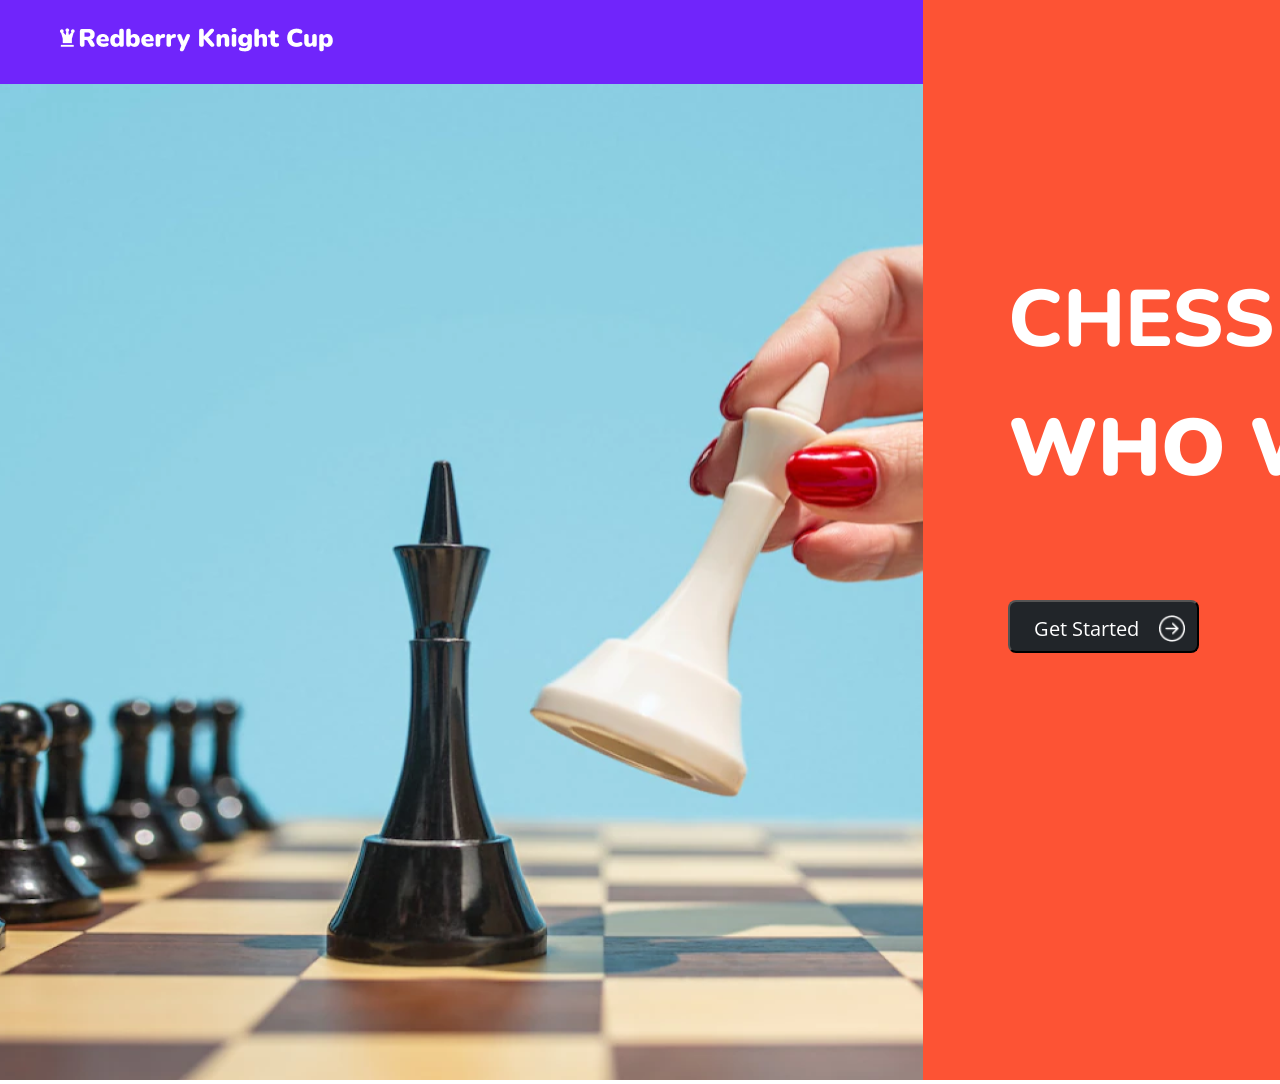
<file: index.html>
<!DOCTYPE html>
<html lang="en">
<head>
   <meta charset="UTF-8">
   <meta http-equiv="X-UA-Compatible" content="IE=edge">
   <meta name="viewport" content="width=device-width, initial-scale=1.0">
   <title>getstarted</title>

   <link rel="stylesheet" href="style.css">
</head>

<body>
    <script src="app.js"></script>
    <div class="container-1">
        <div class="content">
            <div class="rectangle1">
                <div class="logo" style="position:relative; left:60px;">
                    <img src="Img/Vector.png" style="position:relative; bottom:5px;" alt="">
                    <img src="Img/Redberry-Knight-Cup.png" alt="">
                </div>
            </div>
            <div class="img-1">
                <img src="Img/Landing page- scrolling photo.png"  style="width:923px;" alt="">
            </div>
        </div>
                
        <div class="rectangle2">
                <h3 class="p1">chess says</h3>
                <p class="p2">a lot about</p>
                <h1 class="p3">who we are</h1>
            <button  id="1" class="start-btn" onclick="redirection(this)"><div class="get-started">Get Started <img class="icon" src="Img/arrow-icon.png" style="position: relative; left:20px"></div></button>
 
        </div>

    </div>


</body>
</html>
</file>
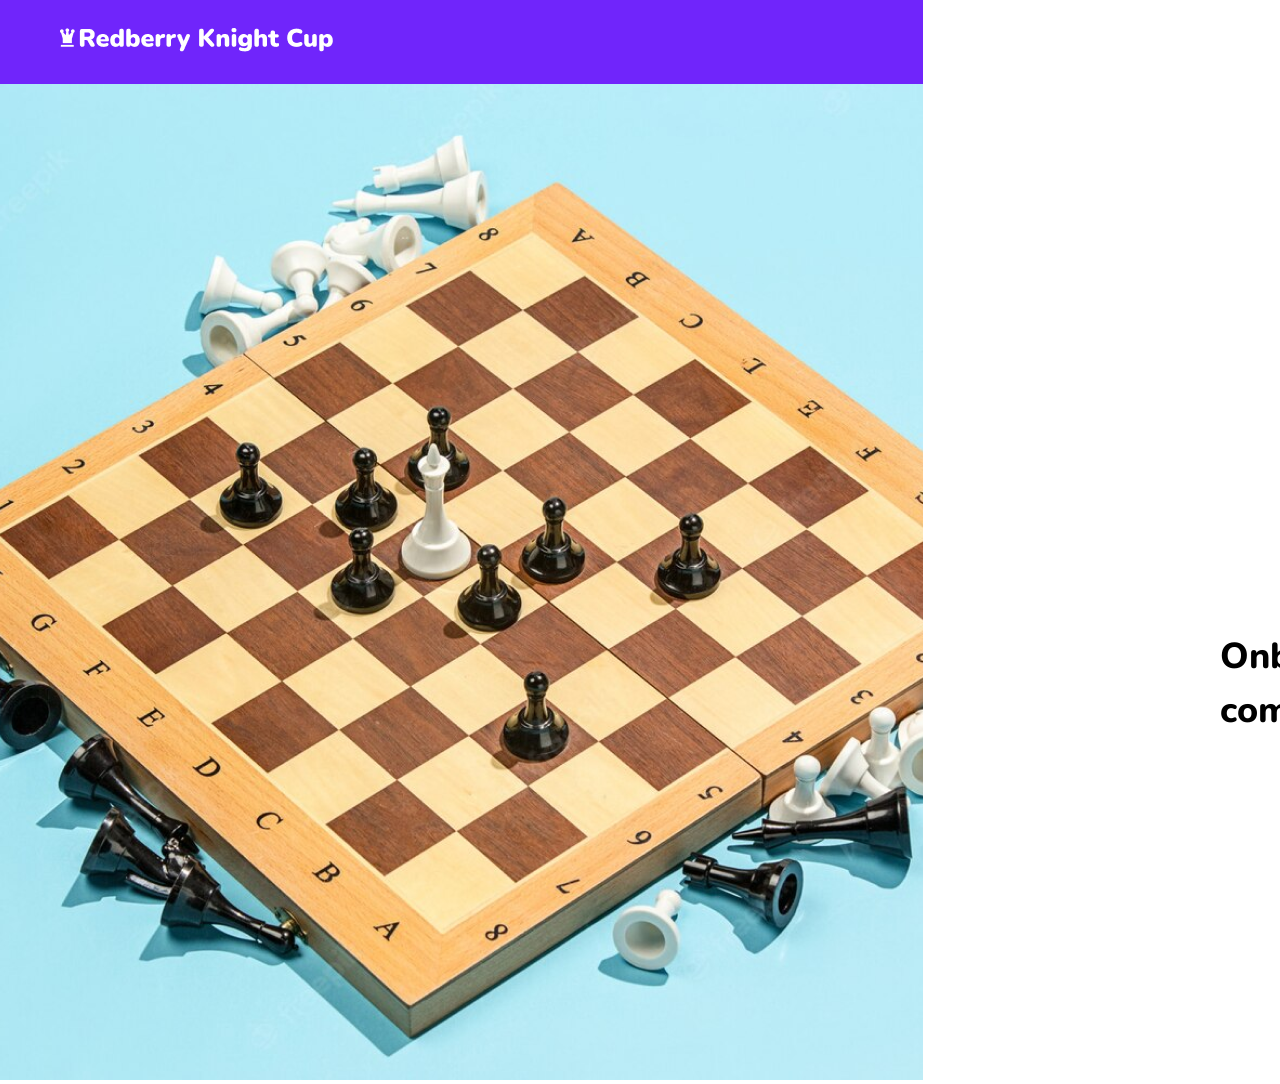
<file: completed.html>
<!DOCTYPE html>
<html lang="en">
<head>
   <meta charset="UTF-8">
   <meta http-equiv="X-UA-Compatible" content="IE=edge">
   <meta name="viewport" content="width=device-width, initial-scale=1.0">
   <title>completed
   </title>
   <link rel="stylesheet" href="style.css">
</head>

<body>
    <script src="app.js"></script>
    <div class="container-2">
        <div class="content">
            <div class="rectangle1">
                <div class="logo" style="position:relative; left:60px;">
                    <img src="Img/Vector.png" style="position:relative; bottom:5px;" alt="">
                    <img src="Img/Redberry-Knight-Cup.png" alt="">
                </div>

            </div>
            <div class="img-2">
                <img src="Img/imageee.png"  style="width:923px;" alt="">
            </div>
        </div>
            <img class="rocket" src="Img/Success-rocket.png" alt="">
            <h2 class="completed">Onboarding completed!</h2>
        </div>
    </div>


</body>
</html>
</file>
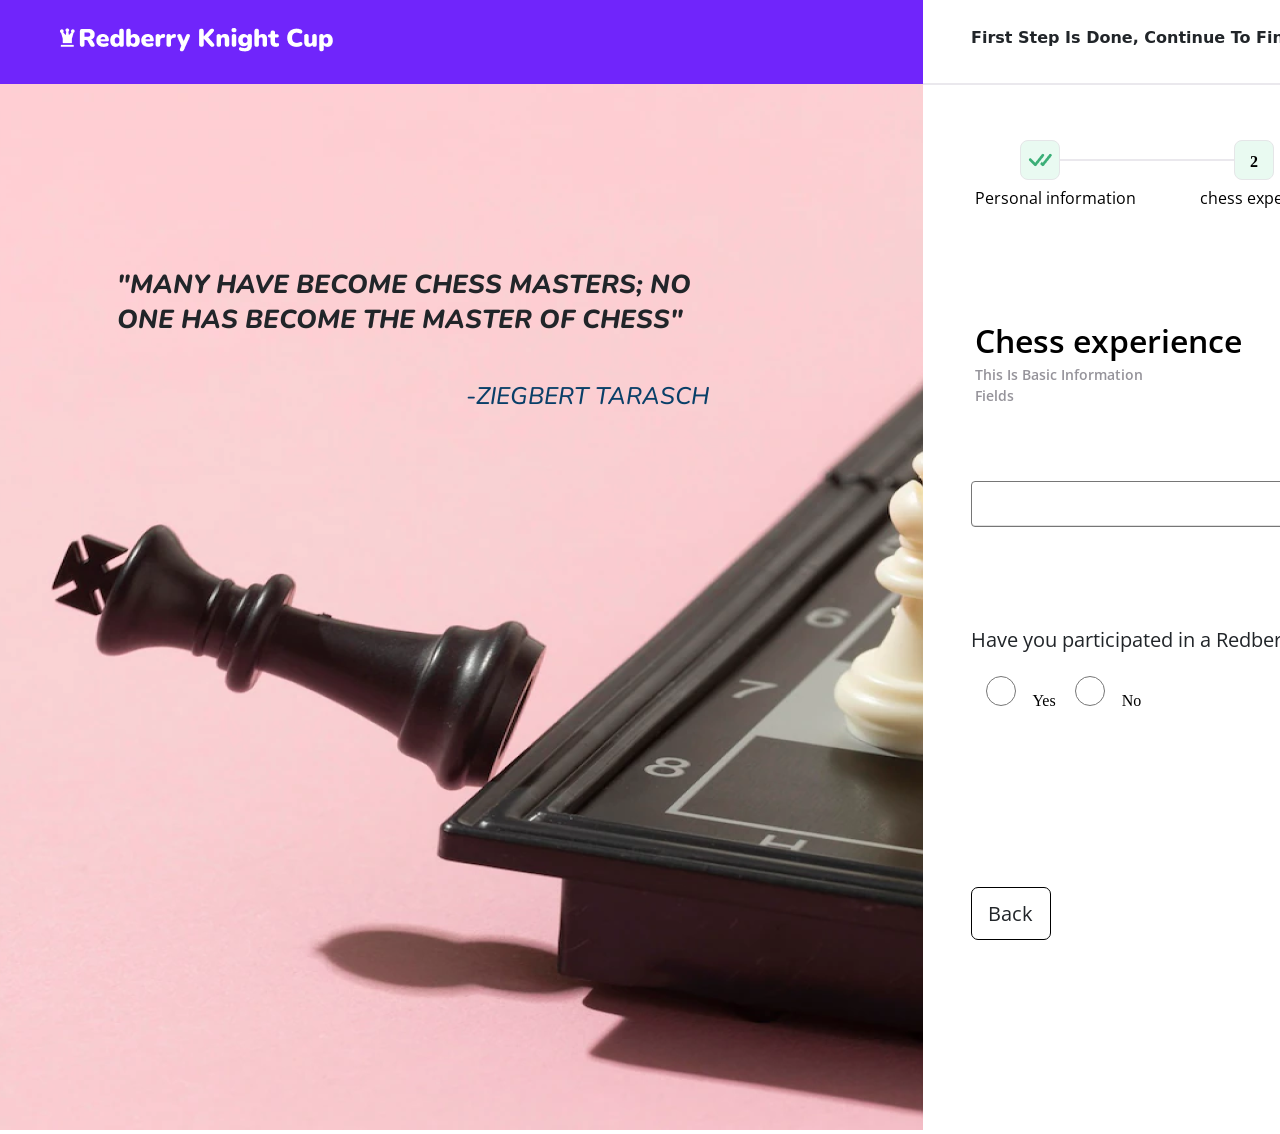
<file: experience.html>
<!DOCTYPE html>
<html lang="en">
<head>
   <meta charset="UTF-8">
   <meta http-equiv="X-UA-Compatible" content="IE=edge">
   <meta name="viewport" content="width=device-width, initial-scale=1.0">
   <title>experience</title>
   <link rel="stylesheet" href="style.css">
   
</head>

<body onload="restoreExp()">
    <script src="app.js"></script>

    <div class="container-2">
        <div class="content">
            <div class="rectangle1">
                <div class="logo" style="position:relative; left:60px;">
                    <img src="Img/Vector.png" style="position:relative; bottom:5px;" alt="">
                    <img src="Img/Redberry-Knight-Cup.png" alt="">
                </div>

            </div>
            <div class="img-2">
                    <img src="Img/imagee.png"  style="width:923px;" alt="">
                    <p class="p3-1">"MANY HAVE BECOME CHESS MASTERS;
                        NO ONE HAS BECOME THE MASTER OF CHESS"</p>
                    <p class="p3-2">-ZIEGBERT TARASCH</p>
            </div>
        </div>

            <p class="start-text">First Step Is Done, Continue To Finish Onboarding</p>
            <div class="line1"></div>
            <div class="wizard">
                <div class="box1"><img src="Img/done.png"  alt=""></div>
                <div class="line2"></div>
                <div class="box3"><b>2</b></div>
                <p class="p2-3">Personal information</p>
                <p class="p2-4">chess experience</p>
            </div>
            <h2>Chess experience</h2>
            <p class="p2-5">This Is Basic Information Fields</p>
           <form class="form-info-2" action="">
                <div class="selects">
                    <select class="select-1" name="knowledge" id="knowledge" onclick="saveValue(this)">
                        <option value="" hidden>Level of knowledge <span style="color:#DC3545;"> *</span></option>
                        <option value="beginner">Beginner</option>
                        <option value="intermediate">Intermediate</option>
                        <option value="professional">Professional</option>
                    </select>
                    <select class="select-2" name="favcharacter" id="favchar" onclick="saveValue(this)" >
                        <option value="" hidden>Choose your character <span style="color:#DC3545;"> *</span></option>
                    </select>


                    
                </div>
                <br>
                <div class="radio">
                    <label class="radio-label" for="radio">Have you participated in a Redberry Chempionship? <span style="color:#DC3545;"> *</span></label>
                    <br>
                    <div class="radio-options" >
                        <input type="radio" id="yes"   name="yesorno" value="yes" onclick="saveValue(this)">
                        <label for="yes">Yes</label>
                        <input type="radio" id="no"   name="yesorno" value="no" onclick="saveValue(this)">
                        <label for="no">No</label>
                    </div>
                </div>
            </form>
            <div id="errorbox"></div>
  
                  <button class="back-btn"  id="4" onclick="redirection(this)"> <div class="back">Back </div></button>
                  <button class="next-btn" id="5" style="width:80px;" onclick=" postData()"><div class="next">Done</div></button>


        </div>
    </div>


</body>
</html>
</file>
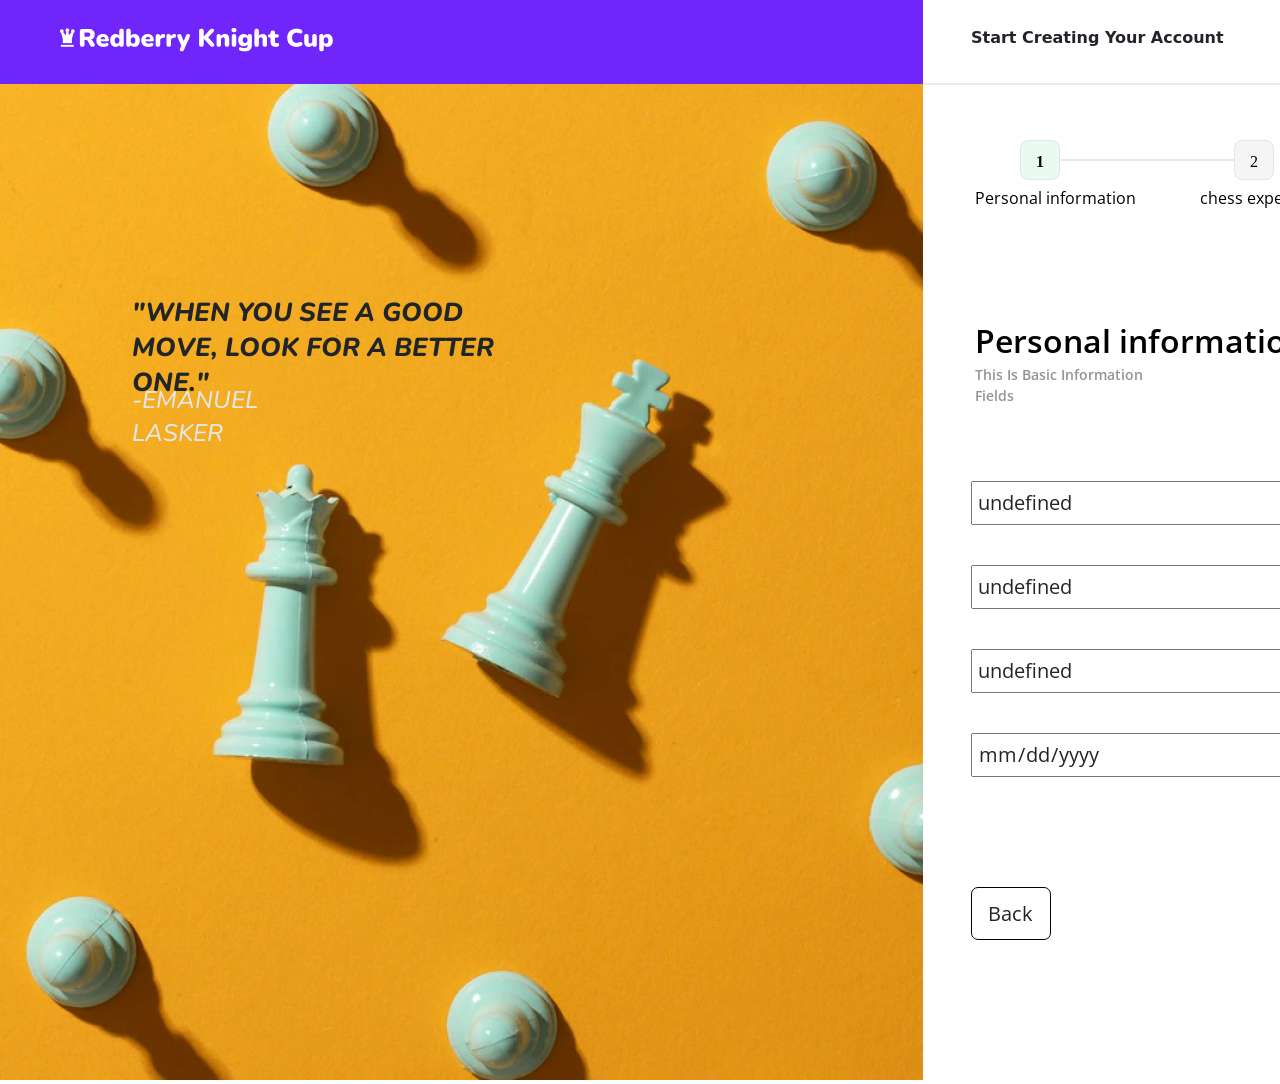
<file: info.html>
<!DOCTYPE html>
<html lang="en">
<head>
   <meta charset="UTF-8">
   <meta http-equiv="X-UA-Compatible" content="IE=edge">
   <meta name="viewport" content="width=device-width, initial-scale=1.0">
   <title>info</title>
   <link rel="stylesheet" href="style.css">
</head>

<body onload="restoreInfo()">
    <script src="app.js"></script>
    <div class="container-2">
        <div class="content">
            <div class="rectangle1">
                <div class="logo" style="position:relative; left:60px;">
                    <img src="Img/Vector.png" style="position:relative; bottom:5px;" alt="">
                    <img src="Img/Redberry-Knight-Cup.png" alt="">
                </div>

            </div>
            <div class="img-2">
                <img src="Img/unsplash_27LH_0jXKYI.png"  style="width:923px;" alt="">
                <p class="p2-1">"WHEN YOU SEE A GOOD MOVE, LOOK FOR A BETTER ONE."</p>
                <p class="p2-2">-EMANUEL LASKER</p>
            </div>
        </div>
        <div class="info">
            <p class="start-text">Start Creating Your Account</p>
            <div class="line1"></div>
            <div class="wizard">
                <div class="box1"><b>1</b></div>
                <div class="line2"></div>
                <div class="box2">2</div>
                <p class="p2-3">Personal information</p>
                <p class="p2-4">chess experience</p>
            </div>
            <h2>Personal information</h2>
            <p class="p2-5">This Is Basic Information Fields</p>
            <form class="form-info" id="form-info">
                <input type="text" name ="name" id="name" placeholder="Name *"  onkeyup='saveValue(this);'>
                <input type="text" name="mail" id="mail" placeholder="Email address *"  onkeyup='saveValue(this);'>
                <input type="text" name="phone" id="phone" placeholder="Phone number *"  onkeyup='saveValue(this);'>
                <input type="date" name="date" id="date" placeholder="Date Of birth *"  onkeyup='saveValue(this);'>
            </form>
   
            <div id="done-icon"></div>
            <div id="errorbox"></div>
            <button class="back-btn" id="2" onclick="redirection(this)"> <div class="back">Back </div></button>
            <button class="next-btn" id="3" onclick="validation(this)"> <div class="next">Next<img class="icon" src="Img/arrow-icon.png" style="position: relative; left:20px"></div></button>
        </div>
    </div>



</body>
</html>
</file>
<file: style.css>
@import url('https://fonts.googleapis.com/css?family=Open+Sans&display=swap');
@import url('https://fonts.googleapis.com/css?family=Nunito&display=swap');
.container-1, .container-2{
    display: flex;
    flex-direction: row;
    position: absolute;
    top:0;
    left: 0;
    width: 1920px;
    height: 1080px;
}

.container-1{
    background: #FD5334;
}


 .content{
    display: flex;
    flex-direction: column;
    background-color: #7025FB;
    height: 1080px;
    width: 923px;


}



.rectangle1{
    width:923px;
    min-height: 84px;
    display: flex;
    align-items: center;
    align-content:space-around;
}


/* Landing page- scrolling photo */

 .img-1{
    width: 923px;
    height: 1080px;
} 
.img-2{
    height: 996px;
}

.rectangle2{
    width:997px;
    height: 1080px;
}

.p1, .p3{
    position: absolute;
    font-family: 'Nunito';
    font-style: normal;
    font-size: 80px;
    line-height: 109px;
    text-transform: uppercase;
    color: #FFFFFF;
}

.p1{
    top: 185px;
    width: 496px;
    font-weight: 800;
}
.p3{
    top:340px;
    width: 570px;
    font-weight: 900;
}

.p2{
    position: absolute;
    left:1530px; 
    top:285px;
    width: 136px;
    height: 27px;   
    font-family: 'Nunito';
    font-style: normal;
    font-weight: 700;
    font-size: 20px;
    line-height: 27px;
    text-transform: uppercase;    
    color: #212529;
}

.p1, .p3, .start-btn{
    left:1008px;
}
.start-btn{
    position: absolute;
    top:600px;
    display: flex;
    flex-direction: column;
    align-items: flex-start;
    padding: 13px 24px;
    gap: 10px;
    width: 191px;
    height: 53px;
    background: #212529;
    border-radius: 8px;
} 

.get-started, .next{
    display: flex;
    flex-direction: row;
    width: 191px;
    height: 27px;
    position:absolute;
    color: #FFFFFF;
    font-family: 'Open Sans';
    font-style: normal;
    font-weight: 400;
    font-size: 20px;
    line-height: 27px;
    text-transform: capitalize;
}  
.start-btn:hover{
    box-shadow: 0px 0px 10px 10px  rgba(182, 39, 175, 0.2);
}  

.info{
    display: flex;
    flex-direction: column;
}

.p2-1{
    position: absolute;
    width: 423px;
    height: 83px;
    left: 132px;
    top: 269px;

    font-family: 'Nunito';
    font-style: italic;
    font-weight: 800;
    font-size: 26px;
    line-height: 35px;
    text-transform: uppercase;

    color: #212529;
}

.p2-2{
    
    position: absolute;
    width: 222px;
    height: 33px;
    left: 132px;
    top: 360px;

    font-family: 'Nunito';
    font-style: italic;
    font-weight: 500;
    font-size: 24px;
    line-height: 33px;
    /* identical to box height */

    text-transform: uppercase;

    color: #E5E6E8;
}

.line1{
    position: absolute;
    width: 999px;
    height: 0px;
    left: 923px;
    top: 83px;

    border: 1px solid rgba(185, 180, 196, 0.3);
}
.start-text{
    position: absolute;
    height: 24px;
    left: 971px;
    top: 10px;

    font-family:system-ui, -apple-system, BlinkMacSystemFont, 'Segoe UI', Roboto, Oxygen, Ubuntu, Cantarell, 'Open Sans', 'Helvetica Neue', sans-serif;
    font-style: normal;
    font-weight: 600;
    font-size: 16px;
    line-height: 150%;
    /* identical to box height, or 24px */

    text-transform: capitalize;

    color: #212529;
}

.box1, .box2, .box3{
    text-align: center;
    padding-top:12px;
    box-sizing: border-box;

    width: 40px;
    height: 40px;
    position: absolute;
    top:140px;

    border: 1px solid #E5E6E8;
    border-radius: 8px;

}
.box1{
    left:1020px;
    background: #E9FAF1;
}
.box2{
    left:1234px;
    background: #F5F5F5;

}

.box3{
    left:1234px;
    background: #E9FAF1;
}
.line2{
    
    width: 174px;
    height: 0px;
    position: absolute;
    top:159px;
    left:1060px;
    border: 1px solid rgba(185, 180, 196, 0.3);

}
.p2-3, .p2-4{
        
    position: absolute;
    top: 170px;

    font-family: 'Open Sans';
    font-style: normal;
    font-weight: 400;
    font-size: 16px;
    line-height: 150%;
    color: #000000;
}
.p2-3{
    left: 975px;
}
.p2-4{
    left:1200px;
}

h2{
    position: absolute;
    left:975px;
    top:290px;
    font-family: 'Open Sans';
    font-style: normal;
    font-weight: 600;
    font-size: 32px;
    line-height: 150%;
    color: #000000;
}
.p2-5{
    position: absolute;
    width: 205px;
    height: 21px;
    left: 975px;
    top: 350px;
    font-family: 'Open Sans';
    font-style: normal;
    font-weight: 600;
    font-size: 14px;
    line-height: 150%;
    text-transform: capitalize;
    color: #95939A;
}

.form-info{
    display: flex;
    flex-direction: column;
    align-items: flex-start;
    padding: 0px;
    gap: 40px;
    position: absolute;
    width: 775px;
    height: 304px;
    left: 971px;
    top: 481px;
}

.form-info-2{
    display: flex;
    flex-direction: column;
    align-content: space-between;
    padding: 0px;
    gap: 40px;
    position: absolute;
    width: 800px;
    height:400px;
    left: 971px;
    top: 481px;

}
input{
        
    width: 743px;
    height: 30px;
    padding: 5px;
    font-family: 'Open Sans';
    font-style: normal;
    font-weight: 400;
    font-size: 20px;
    line-height: 150%;

    color: #212529;



}
.back-btn{

    padding: 5px 16px;
    gap: 10px;
    position: absolute;
    width: 80px;
    height: 53px;
    left:971px;
    bottom: 140px;
    background: #ffffff;
    border-radius: 7px;
    border:1px solid black;
    

}

.back{
    width: 45px;
    height: 27px;    
    font-family: 'Open Sans';
    font-style: normal;
    font-weight: 400;
    font-size: 20px;
    line-height: 27px;
    text-transform: capitalize;    
    color: #212529;  
}
.next-btn{
    display: flex;
    flex-direction: column;
    align-items: flex-start;
    padding: 13px 15px;
    gap: 10px;
    position: absolute;
    width: 128px;
    height: 53px;
    right:190px;
    bottom: 140px;
    background: #212529;
    border-radius: 8px;
    border:none;
}
.next-btn:hover,.start-btn:hover{
    outline: solid 4px rgba(215, 160, 252, 0.966);
}

.back-btn:hover{
    background-color: rgb(211, 211, 211);
    border: solid 1px rgb(88, 40, 88);
}

.p3-1{        
    position: absolute;
    width: 605px;
    height: 83px;
    left: 117px;
    top: 241px;
    font-family: 'Nunito';
    font-style: italic;
    font-weight: 800;
    font-size: 26px;
    line-height: 35px;
    text-transform: uppercase;
    color: #212529;
}

.p3-2{
    position: absolute;
    width: 266px;
    height: 33px;
    left: 466px;
    top: 356px;
    font-family: 'Nunito';
    font-style: italic;
    font-weight: 500;
    font-size: 24px;
    line-height: 33px;
    text-transform: uppercase;
    color: #093F68;

}
.rocket{
    position: absolute;
    top: 416px;
    left:1310px;
}


.completed{
    width: 402px;
    height: 54px;
    font-family: 'Nunito';
    font-style: normal;
    font-weight: 800;
    font-size: 36px;
    line-height: 150%;
    color: #000000;
    position: absolute;
    top:600px;
    left:1220px;
    
}
.selects{
    display: flex;
    flex-direction: row;
    justify-content: space-between;
}
select{
    width: 392px;
    height: 46px;
    background: #FFFFFF;
    box-shadow: inset 0px -1px 0px rgba(0, 0, 0, 0.125);
    border-radius: 4px;
    font-family: 'Open Sans';
    font-style: normal;
    font-weight: 400;
    font-size: 20px;
    line-height: 150%;

}

option{
    background: #F7F7F9;
    font-family: 'Open Sans';
    font-style: normal;
    font-weight: 400;
    font-size: 20px;
    line-height: 150%;



}

.radio{
    display: flex;
    flex-direction: column;
    width: 800px;

}

input[type=radio]{
    width: 50px;
}

.radio-label{
    width: 743px;
    height: 30px;
    font-family: 'Open Sans';
    font-style: normal;
    font-weight: 400;
    font-size: 20px;
    line-height: 150%;
    color: #212529;
}

.err{
    position: absolute;
    padding: 5px;
    right: 50px;
    top: 300px;
    width: 350px;
    height: 87px;
    display: flex;
    flex-direction: column;
    justify-content: space-around;
    flex-wrap: wrap;
    background: rgba(255, 255, 255, 0.85);
    border: 1px solid rgba(0, 0, 0, 0.1);
    box-shadow: 0px 8px 16px rgba(0, 0, 0, 0.15);
    border-radius: 4px;
}
.err-title{
    color:#DC3545;
    font-family: 'Open Sans';
    font-style: normal;
    font-weight: 600;
    font-size: 14px;
    line-height: 21px;
    width:120px; 
    display:flex;
    flex-direction:row;
    justify-content:space-around;
}
.err-line{
    width: 350px;
    height: 0px;    
    opacity: 0.05;    
    border: 1px solid #000000;
}

.err-text{
    padding-left: 5px;
    font-family: 'Open Sans';
    font-style: normal;
    font-weight: 400;
    font-size: 16px;
    line-height: 150%;
}
.close{
    width:10px;
    height:10px; 
    padding-top:5px; 
    padding-right:5px;
}

.err-input{
    background: #FFEFEF;  
    box-shadow: inset 0px -1px 0px rgba(0, 0, 0, 0.125);
    border-radius: 4px;
    color: #DC3545;

}

.close-btn{
    border:none;
    background: rgba(255, 255, 255, 0.85);
}
</file>
